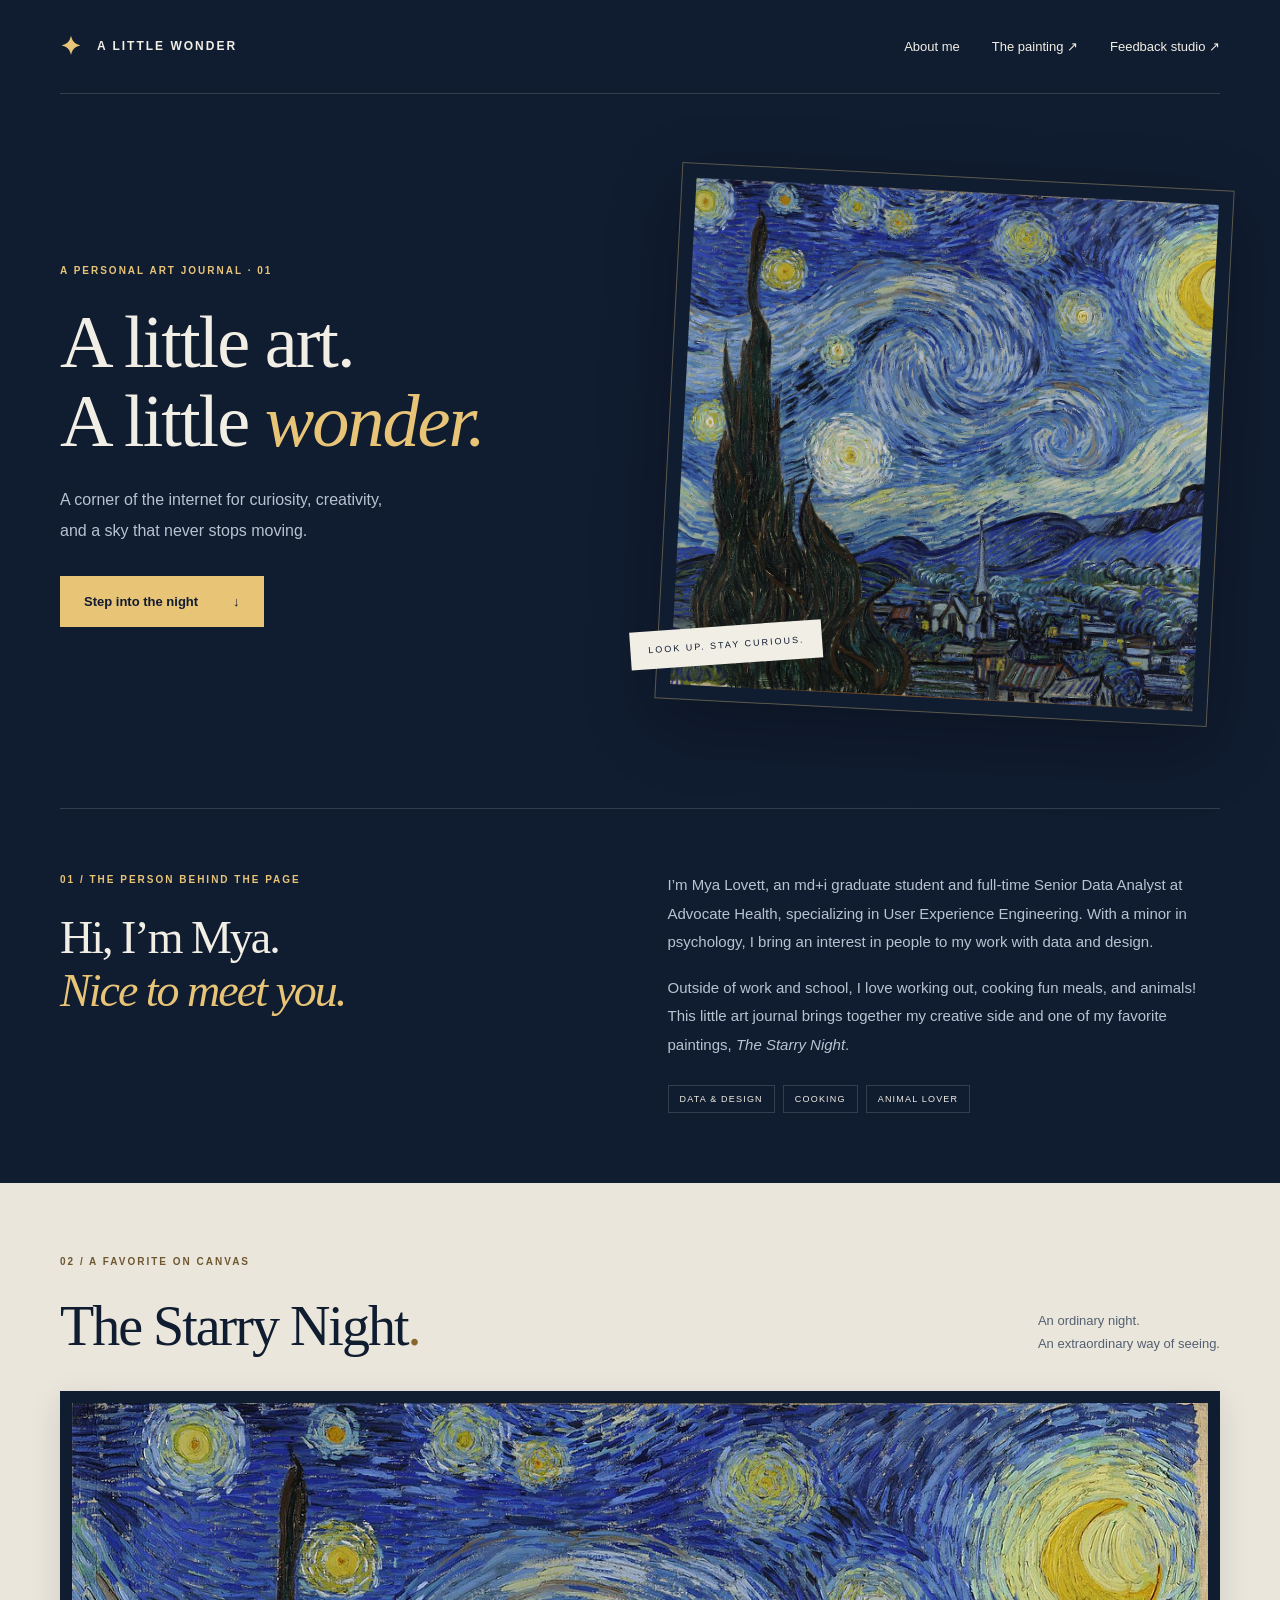
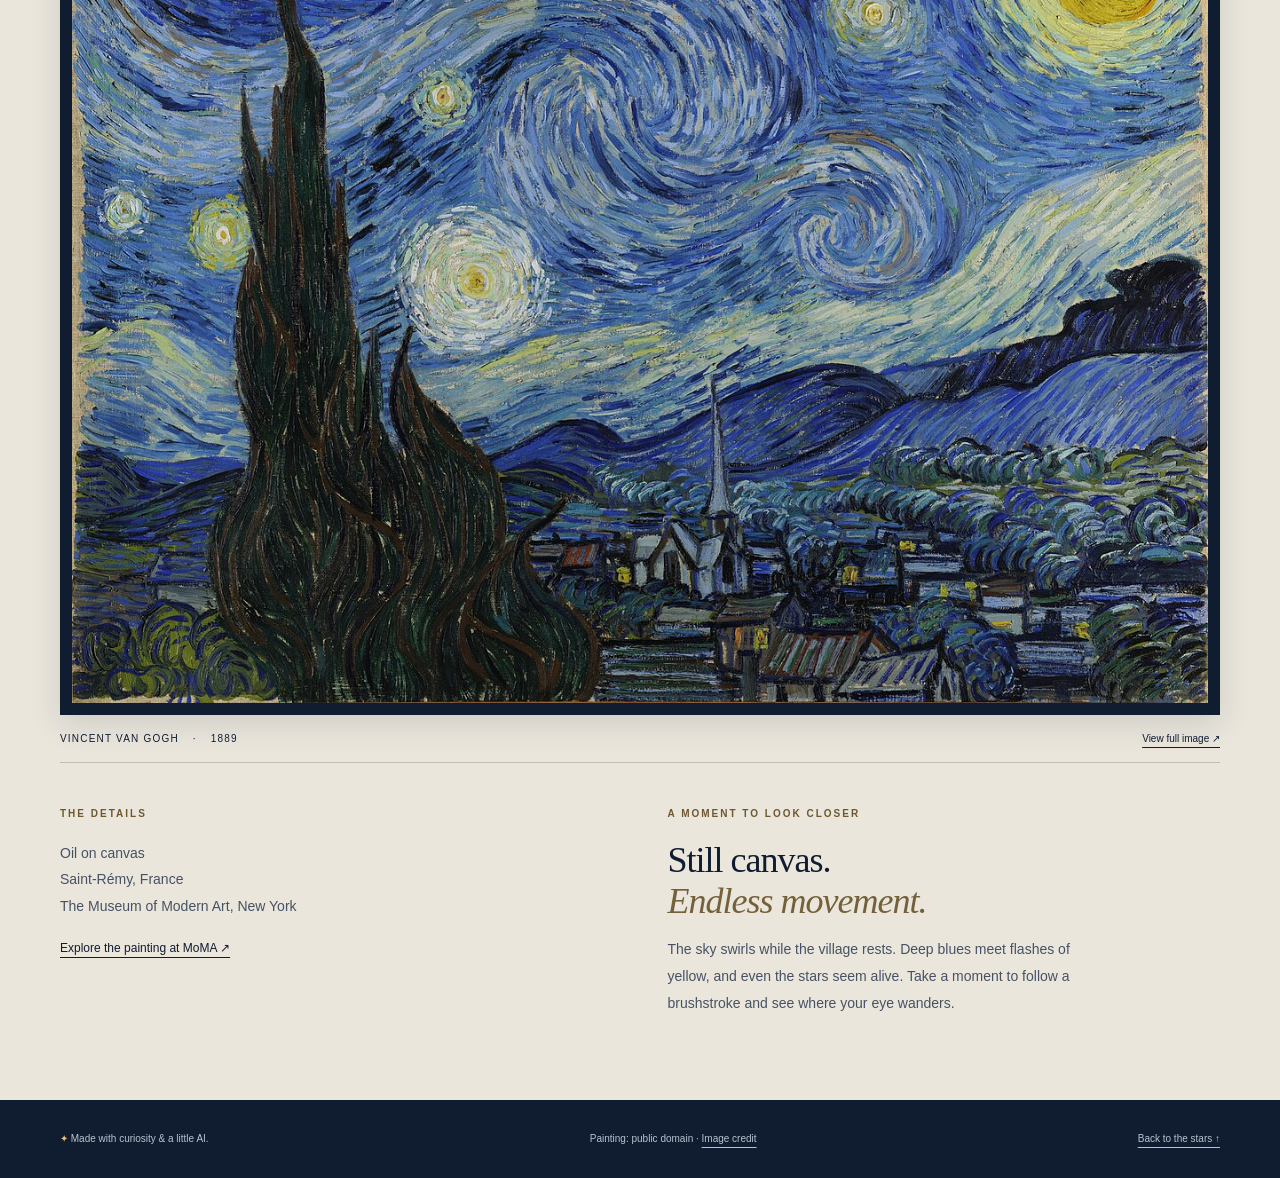
<file: index.html>
<!DOCTYPE html>
<html lang="en">
<head>
  <meta charset="UTF-8">
  <meta name="viewport" content="width=device-width, initial-scale=1">
  <meta name="description" content="A personal exploration of art, imagination, and Vincent van Gogh’s The Starry Night.">
  <meta name="theme-color" content="#101c30">
  <title>Mya Lovett · A Little Wonder</title>
  <link rel="stylesheet" href="styles.css">
</head>
<body>
  <a class="skip-link" href="#main">Skip to content</a>
  <header class="site-header wrap">
    <a class="wordmark" href="#" aria-label="A Little Wonder home"><span aria-hidden="true">✦</span> A LITTLE WONDER</a>
    <nav aria-label="Main navigation"><a href="#about">About me</a><a href="#painting">The painting <span aria-hidden="true">↗</span></a><a href="feedback/">Feedback studio <span aria-hidden="true">↗</span></a></nav>
  </header>
  <main id="main">
    <section class="hero wrap" aria-labelledby="hero-title">
      <div class="hero-copy">
        <p class="eyebrow">A PERSONAL ART JOURNAL · 01</p>
        <h1 id="hero-title">A little art.<br>A little <em>wonder.</em></h1>
        <p class="intro">A corner of the internet for curiosity, creativity, and a sky that never stops moving.</p>
        <a class="button" href="#painting">Step into the night <span aria-hidden="true">↓</span></a>
      </div>
      <div class="hero-art" aria-hidden="true"><img src="assets/starry-night.jpg" alt="" width="1280" height="1014"><span class="art-note">LOOK UP. STAY CURIOUS.</span></div>
    </section>
    <section class="about wrap" id="about" aria-labelledby="about-title">
      <div><p class="eyebrow">01 / THE PERSON BEHIND THE PAGE</p><h2 id="about-title">Hi, I’m Mya.<br><em>Nice to meet you.</em></h2></div>
      <div class="about-copy">
        <p>I’m Mya Lovett, an md+i graduate student and full-time Senior Data Analyst at Advocate Health, specializing in User Experience Engineering. With a minor in psychology, I bring an interest in people to my work with data and design.</p>
        <p>Outside of work and school, I love working out, cooking fun meals, and animals! This little art journal brings together my creative side and one of my favorite paintings, <cite>The Starry Night</cite>.</p>
        <div class="interests"><span>DATA & DESIGN</span><span>COOKING</span><span>ANIMAL LOVER</span></div>
      </div>
    </section>
    <section class="gallery" id="painting" aria-labelledby="painting-title">
      <div class="wrap">
        <div class="gallery-heading"><div><p class="eyebrow">02 / A FAVORITE ON CANVAS</p><h2 id="painting-title">The Starry Night<span class="gold">.</span></h2></div><p class="gallery-aside">An ordinary night.<br>An extraordinary way of seeing.</p></div>
        <figure>
          <a class="painting-link" href="assets/starry-night.jpg" target="_blank" rel="noopener" aria-label="Open the full painting in a new tab"><img src="assets/starry-night.jpg" alt="Vincent van Gogh’s The Starry Night: swirling blue skies, glowing yellow stars and a crescent moon above a village, with a dark cypress tree in the foreground." width="1280" height="1014" loading="lazy"></a>
          <figcaption><span>VINCENT VAN GOGH <span class="caption-dot">·</span> 1889</span><a href="assets/starry-night.jpg" target="_blank" rel="noopener">View full image <span aria-hidden="true">↗</span></a></figcaption>
        </figure>
        <div class="art-details"><div><p class="eyebrow">THE DETAILS</p><p>Oil on canvas<br>Saint-Rémy, France<br>The Museum of Modern Art, New York</p><a class="text-link" href="https://www.moma.org/collection/works/79802" target="_blank" rel="noopener">Explore the painting at MoMA ↗</a></div><div><p class="eyebrow">A MOMENT TO LOOK CLOSER</p><h3>Still canvas.<br><em>Endless movement.</em></h3><p>The sky swirls while the village rests. Deep blues meet flashes of yellow, and even the stars seem alive. Take a moment to follow a brushstroke and see where your eye wanders.</p></div></div>
      </div>
    </section>
  </main>
  <footer class="wrap"><p><span class="gold" aria-hidden="true">✦</span> Made with curiosity & a little AI.</p><p>Painting: public domain · <a href="https://commons.wikimedia.org/wiki/File:Van_Gogh_-_Starry_Night_-_Google_Art_Project.jpg">Image credit</a></p><a href="#">Back to the stars ↑</a></footer>
</body>
</html>
</file>
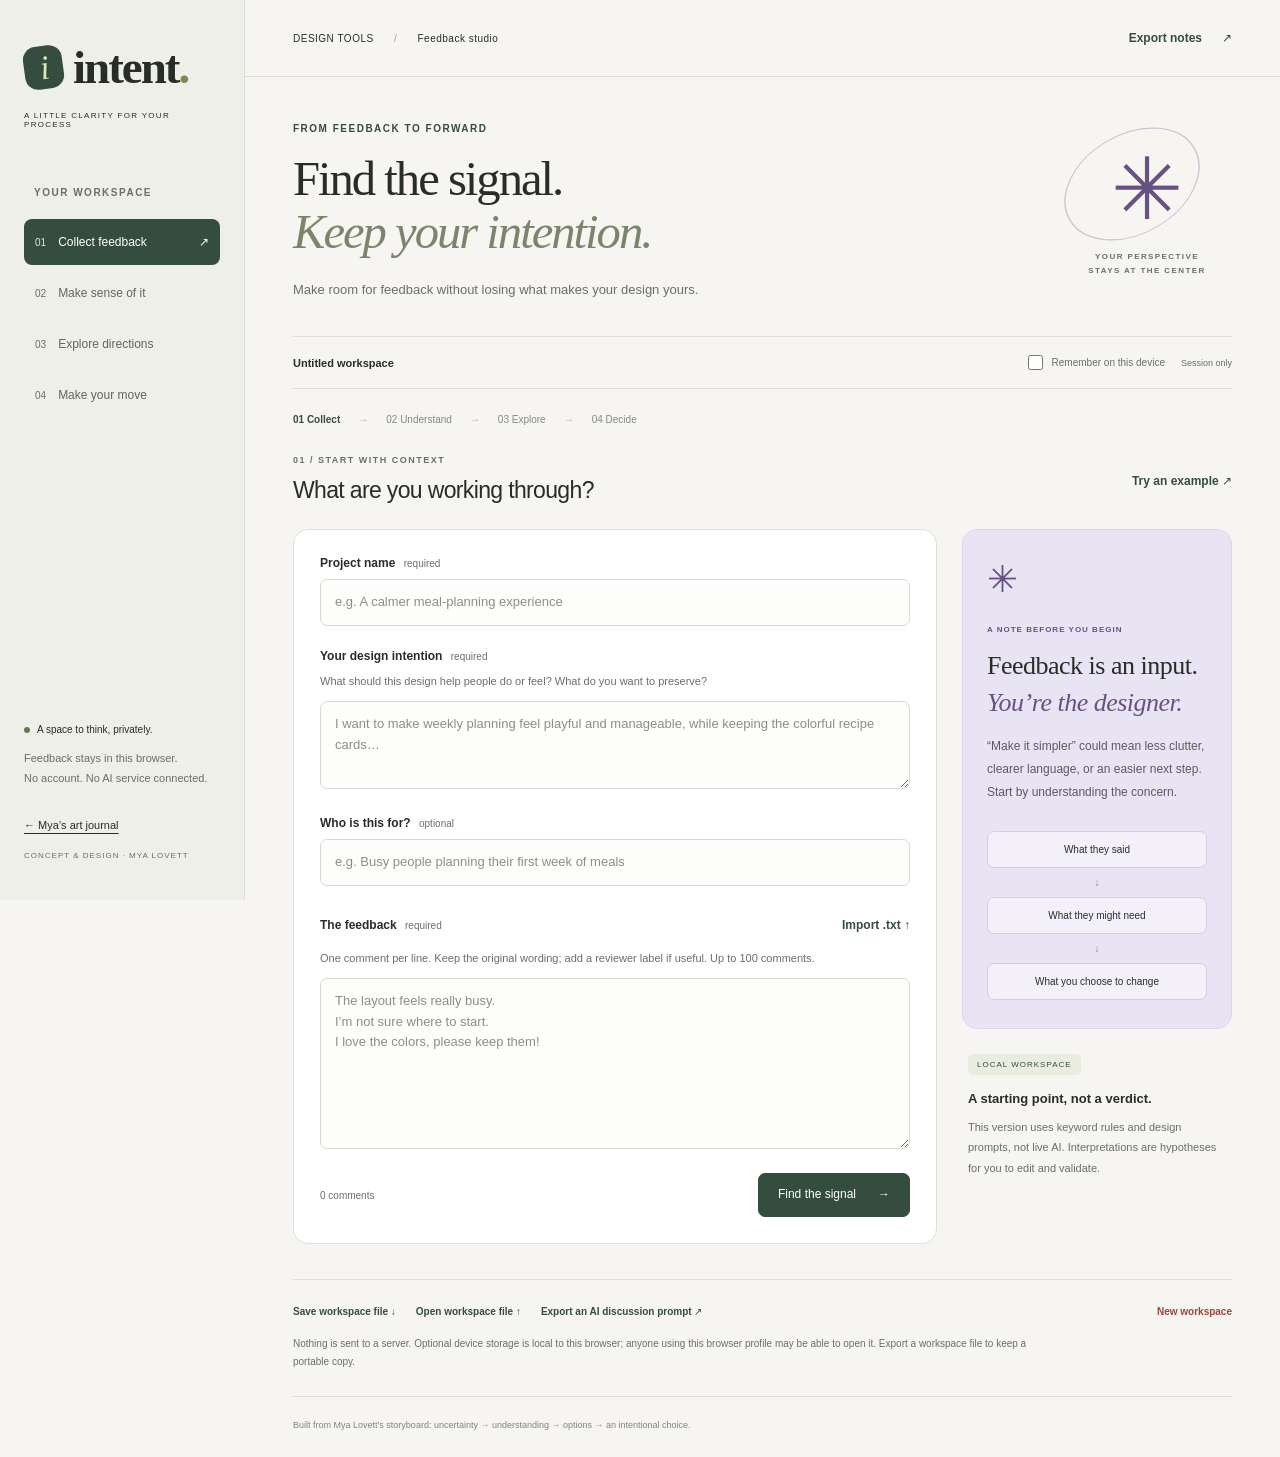
<file: feedback/index.html>
<!doctype html>
<html lang="en">
<head>
  <meta charset="utf-8">
  <meta name="viewport" content="width=device-width, initial-scale=1">
  <meta name="theme-color" content="#f5f4f0">
  <meta name="description" content="Turn design feedback into thoughtful revisions. A private, browser-based workspace by Mya Lovett.">
  <title>Intent — Feedback studio</title>
  <link rel="stylesheet" href="studio.css">
  <script src="engine.js" defer></script>
  <script src="studio.js" defer></script>
</head>
<body>
  <noscript><p style="padding:20px;background:#fff2c7">Intent needs JavaScript for local feedback analysis. Enable JavaScript, then reload this page. Your <a href="../">art journal</a> is still available.</p></noscript>
  <a class="skip" href="#workspace">Skip to workspace</a>
  <aside class="sidebar">
    <a class="brand" href="./"><span class="brand-icon" aria-hidden="true">i</span> intent<span class="brand-dot">.</span></a>
    <p class="brand-caption">A LITTLE CLARITY FOR YOUR PROCESS</p>
    <p class="nav-label">YOUR WORKSPACE</p>
    <nav aria-label="Feedback workflow">
      <button data-step="capture" class="nav-item active" aria-current="step"><span>01</span> Collect feedback <b aria-hidden="true">↗</b></button>
      <button data-step="sense" class="nav-item"><span>02</span> Make sense of it <b aria-hidden="true">↗</b></button>
      <button data-step="compare" class="nav-item"><span>03</span> Explore directions <b aria-hidden="true">↗</b></button>
      <button data-step="decide" class="nav-item"><span>04</span> Make your move <b aria-hidden="true">↗</b></button>
    </nav>
    <div class="sidebar-bottom"><div class="local-badge"><span></span> A space to think, privately.</div><p>Feedback stays in this browser.<br>No account. No AI service connected.</p><a href="../">← Mya’s art journal</a><small>CONCEPT & DESIGN · MYA LOVETT</small></div>
  </aside>
  <div class="app-shell">
    <header class="topbar"><span>DESIGN TOOLS <span class="slash">/</span> Feedback studio</span><button id="export-top" class="quiet">Export notes <span aria-hidden="true">↗</span></button></header>
    <main id="workspace" tabindex="-1">
      <div class="page-heading"><div><p class="eyebrow">FROM FEEDBACK TO FORWARD</p><h1>Find the signal.<br><span>Keep your intention.</span></h1><p class="lead">Make room for feedback without losing what makes your design yours.</p></div><div class="orbit" aria-hidden="true"><span>✳</span><i></i><b>YOUR PERSPECTIVE<br>STAYS AT THE CENTER</b></div></div>
      <div class="workspace-bar"><span id="workspace-label">Untitled workspace</span><label class="remember"><input type="checkbox" id="remember"> Remember on this device</label><span id="save-state">Session only</span></div>
      <div class="step-strip" aria-hidden="true"><span data-progress="capture">01 Collect</span><i>→</i><span data-progress="sense">02 Understand</span><i>→</i><span data-progress="compare">03 Explore</span><i>→</i><span data-progress="decide">04 Decide</span></div>
      <section id="capture" class="step-panel" aria-labelledby="capture-title">
        <div class="section-heading"><div><p class="eyebrow">01 / START WITH CONTEXT</p><h2 id="capture-title">What are you working through?</h2></div><button id="load-demo" class="text-button">Try an example ↗</button></div>
        <div class="capture-grid"><form id="capture-form" class="card input-card">
          <label for="project">Project name <span>required</span></label><input id="project" required maxlength="120" placeholder="e.g. A calmer meal-planning experience">
          <label for="intent">Your design intention <span>required</span></label><p class="field-help" id="intent-help">What should this design help people do or feel? What do you want to preserve?</p><textarea id="intent" required maxlength="2000" rows="3" aria-describedby="intent-help" placeholder="I want to make weekly planning feel playful and manageable, while keeping the colorful recipe cards…"></textarea>
          <label for="audience">Who is this for? <span>optional</span></label><input id="audience" maxlength="300" placeholder="e.g. Busy people planning their first week of meals">
          <div class="field-heading"><label for="feedback">The feedback <span>required</span></label><label class="file-button" for="text-file">Import .txt ↑</label><input type="file" id="text-file" accept=".txt,text/plain" class="visually-hidden"></div>
          <p class="field-help" id="feedback-help">One comment per line. Keep the original wording; add a reviewer label if useful. Up to 100 comments.</p><textarea id="feedback" required maxlength="20000" rows="7" aria-describedby="feedback-help" placeholder="The layout feels really busy.&#10;I’m not sure where to start.&#10;I love the colors, please keep them!"></textarea>
          <div class="form-bottom"><span id="comment-count">0 comments</span><button type="submit" class="primary">Find the signal <span aria-hidden="true">→</span></button></div>
        </form><aside class="context-column"><div class="intention-card"><div class="small-star" aria-hidden="true">✳</div><p class="eyebrow">A NOTE BEFORE YOU BEGIN</p><h3>Feedback is an input.<br><em>You’re the designer.</em></h3><p>“Make it simpler” could mean less clutter, clearer language, or an easier next step. Start by understanding the concern.</p><div class="mini-flow"><span>What they said</span><b>↓</b><span>What they might need</span><b>↓</b><span>What you choose to change</span></div></div><div class="method-note"><span class="pill">LOCAL WORKSPACE</span><h4>A starting point, not a verdict.</h4><p>This version uses keyword rules and design prompts, not live AI. Interpretations are hypotheses for you to edit and validate.</p></div></aside></div>
      </section>
      <section id="sense" class="step-panel" hidden aria-labelledby="sense-title"><div class="section-heading"><div><p class="eyebrow">02 / LOOK BENEATH THE WORDS</p><h2 id="sense-title">What could the feedback be telling you?</h2></div></div><div id="sense-content"></div></section>
      <section id="compare" class="step-panel" hidden aria-labelledby="compare-title"><div class="section-heading"><div><p class="eyebrow">03 / MORE THAN ONE WAY FORWARD</p><h2 id="compare-title">Explore before you commit.</h2></div></div><div id="compare-content"></div></section>
      <section id="decide" class="step-panel" hidden aria-labelledby="decide-title"><div class="section-heading"><div><p class="eyebrow">04 / AN INTENTIONAL NEXT STEP</p><h2 id="decide-title">Make your move. Know your why.</h2></div></div><div id="decision-content"></div></section>
      <div class="workspace-tools"><button id="download-backup" class="text-button">Save workspace file ↓</button><label class="file-button" for="restore-file">Open workspace file ↑</label><input id="restore-file" type="file" accept=".json,application/json" class="visually-hidden"><button id="ai-prompt" class="text-button">Export an AI discussion prompt ↗</button><button id="reset" class="text-button danger">New workspace</button></div>
      <p class="privacy-note">Nothing is sent to a server. Optional device storage is local to this browser; anyone using this browser profile may be able to open it. Export a workspace file to keep a portable copy.</p>
      <footer>Built from Mya Lovett’s storyboard: uncertainty → understanding → options → an intentional choice.</footer>
    </main>
  </div>
  <div id="status" class="toast" role="status" aria-live="polite"></div>
  <dialog id="replace-dialog"><h2>Start fresh?</h2><p id="replace-message">This replaces the current workspace. Save a workspace file first if you want to keep it.</p><div class="dialog-actions"><button id="cancel-replace" class="secondary">Keep working</button><button id="confirm-replace" class="primary">Replace workspace</button></div></dialog>
</body>
</html>
</file>
<file: styles.css>
@charset "UTF-8";
:root{color-scheme:dark;--ink:#101c30;--paper:#f1eee5;--gold:#e8c477;--muted:#b8c3d0;--line:#ffffff26}
*{box-sizing:border-box}html{scroll-behavior:smooth;scroll-padding-top:32px}body{margin:0;background:var(--ink);color:var(--paper);font-family:Arial,Helvetica,sans-serif;-webkit-font-smoothing:antialiased}a{color:inherit;text-underline-offset:5px}a:focus-visible{outline:3px solid var(--gold);outline-offset:7px}img{display:block;max-width:100%;height:auto}.wrap{width:min(1160px,calc(100% - 96px));margin-inline:auto}.site-header{display:flex;justify-content:space-between;align-items:center;padding:32px 0;border-bottom:1px solid var(--line)}.wordmark{font-size:12px;letter-spacing:2px;text-decoration:none;font-weight:700}.wordmark span{color:var(--gold);font-size:25px;vertical-align:middle;margin-right:9px}nav{display:flex;gap:32px;font-size:13px}nav a{text-decoration:none}nav a:hover{color:var(--gold)}.hero{display:grid;grid-template-columns:1fr 1fr;align-items:center;gap:55px;padding-block:82px 95px}.eyebrow{font-size:10px;letter-spacing:2px;font-weight:700;color:var(--gold);line-height:1.7;margin:0 0 24px}h1,h2,h3{font-family:Georgia,'Times New Roman',serif;font-weight:400;margin:0;letter-spacing:-2px}h1{font-size:clamp(48px,5.8vw,76px);line-height:1.06}em{color:var(--gold);font-weight:400}.intro{font-size:16px;color:var(--muted);line-height:1.9;max-width:350px;margin:25px 0 30px}.button{display:inline-flex;align-items:center;gap:35px;background:var(--gold);color:var(--ink);padding:17px 23px;font-size:13px;font-weight:700;text-decoration:none;border:1px solid var(--gold);transition:background .2s}.button:hover{background:#f5dca5}.hero-art{position:relative;padding:14px;border:1px solid #cbb37466;transform:rotate(3deg);box-shadow:0 22px 70px #0004}.hero-art img{aspect-ratio:1.03;object-fit:cover}.art-note{position:absolute;bottom:37px;left:-28px;background:var(--paper);color:var(--ink);font-size:9px;letter-spacing:2px;padding:14px 18px;transform:rotate(-7deg)}.about{border-top:1px solid var(--line);display:grid;grid-template-columns:1fr 1fr;gap:55px;padding-block:62px 70px}h2{font-size:46px;line-height:1.15}.about-copy p{color:var(--muted);font-size:15px;line-height:1.9;margin:0 0 17px}.interests{display:flex;gap:8px;flex-wrap:wrap;padding-top:9px}.interests span{border:1px solid var(--line);padding:8px 11px;font-size:9px;letter-spacing:1.2px}.gallery{background:#eae6dc;color:var(--ink);padding:70px 0}.gallery .eyebrow{color:#6e5830}.gallery-heading{display:flex;justify-content:space-between;align-items:end;margin-bottom:32px}.gallery-heading h2{font-size:56px}.gold{color:var(--gold)}.gallery h2 .gold{color:#8b662c}.gallery-aside{font-size:13px;line-height:1.7;color:#536071;margin:0 0 4px}figure{margin:0}.painting-link{display:block;padding:12px;background:#101c30;box-shadow:0 10px 30px #101c3020}.painting-link img{width:100%}figcaption{display:flex;justify-content:space-between;padding-block:18px;border-bottom:1px solid #101c3033;font-size:10px;letter-spacing:1.2px}figcaption a{letter-spacing:0}.caption-dot{margin:0 10px}.art-details{display:grid;grid-template-columns:1fr 1fr;gap:55px;padding-top:42px}.art-details p:not(.eyebrow){font-size:14px;line-height:1.9;color:#465264;max-width:430px}.art-details .eyebrow{margin-bottom:18px}.art-details h3{font-size:36px;line-height:1.15;letter-spacing:-1px}.art-details em{color:#74603a}.text-link{display:inline-block;margin-top:8px;font-size:12px}footer{display:flex;justify-content:space-between;align-items:center;gap:20px;padding-block:30px;font-size:10px;color:var(--muted);line-height:1.8}footer p{margin:0}.skip-link{position:absolute;top:-100px;left:20px;background:var(--gold);color:var(--ink);padding:14px;z-index:5}.skip-link:focus{top:10px}
@media(max-width:760px){.wrap{width:calc(100% - 40px)}.site-header{padding-block:23px}.wordmark{font-size:9px;letter-spacing:1.2px}nav{gap:16px;font-size:11px}.hero{grid-template-columns:1fr;gap:48px;padding-block:50px 60px}.hero-copy{max-width:480px}h1{font-size:60px}.hero-art{width:85%;justify-self:center;max-width:430px}.intro{max-width:390px}.about{grid-template-columns:1fr;gap:28px;padding-block:45px}.about h2{font-size:40px}.eyebrow{margin-bottom:18px}.gallery{padding-block:45px}.gallery-heading{display:block}.gallery-heading h2{font-size:42px}.gallery-aside{margin-top:18px}.art-details{grid-template-columns:1fr;gap:30px}.painting-link{padding:7px}figcaption{font-size:8px;letter-spacing:.7px;gap:12px}.caption-dot{margin-inline:3px}footer{flex-wrap:wrap;gap:10px}footer p:first-child{width:100%}}
@media(prefers-reduced-motion:reduce){html{scroll-behavior:auto}*{transition:none!important}}
@media(max-width:520px){.site-header{flex-wrap:wrap;gap:18px}.site-header nav{width:100%;justify-content:space-between;gap:12px}}
</file>
<file: feedback/studio.css>
@charset "UTF-8";
:root{--bg:#f6f5f1;--paper:#fff;--ink:#282d28;--muted:#687068;--line:#dedfd7;--green:#344d3f;--lime:#d9edb8;--purple:#e9e4f4;--violet:#675183;--radius:15px;font-family:Arial,Helvetica,sans-serif;color:var(--ink);background:var(--bg);font-synthesis:none}*{box-sizing:border-box}body{margin:0}button,input,textarea,select{font:inherit}button,a,label.file-button{touch-action:manipulation}button{cursor:pointer}button:disabled{cursor:not-allowed;opacity:.55}a{color:inherit;text-underline-offset:4px}button:focus-visible,a:focus-visible,input:focus-visible,textarea:focus-visible,select:focus-visible{outline:3px solid var(--violet);outline-offset:3px}[hidden]{display:none!important}.sidebar{position:fixed;inset:0 auto 0 0;width:245px;background:#eeefe9;border-right:1px solid var(--line);padding:40px 24px;display:flex;flex-direction:column}.brand{font-family:Georgia,serif;font-size:47px;letter-spacing:-2px;text-decoration:none;display:flex;align-items:center;font-weight:bold}.brand-icon{display:inline-flex;justify-content:center;align-items:center;font-family:Georgia,serif;font-style:italic;font-weight:400;font-size:34px;letter-spacing:-2px;background:var(--green);color:var(--lime);width:39px;height:43px;border-radius:13px;margin-right:10px;transform:rotate(-8deg)}.brand-dot{color:#768b56}.brand-caption{font-size:8px;letter-spacing:1.3px;margin:17px 0 58px}.nav-label,.eyebrow{font-size:10px;letter-spacing:1.5px;font-weight:bold;color:var(--muted)}.nav-label{margin:0 10px 16px}.nav-item{display:flex;align-items:center;text-align:left;gap:12px;padding:16px 11px;width:100%;border:0;background:transparent;color:#60675e;border-radius:8px;margin:5px 0;font-size:12px}.nav-item span{font-size:10px;color:var(--muted)}.nav-item b{margin-left:auto;opacity:0}.nav-item.active{background:var(--green);color:white}.nav-item.active span{color:var(--lime)}.nav-item.active b{opacity:1}.nav-item:hover:not(.active){background:#e1e5d9}.sidebar-bottom{margin-top:auto;font-size:11px}.local-badge{display:flex;align-items:center;gap:7px;font-size:10px}.local-badge span{width:6px;height:6px;background:#607d48;border-radius:50%}.sidebar-bottom p{color:var(--muted);line-height:1.8;margin:14px 0 30px}.sidebar-bottom a{font-size:11px}.sidebar-bottom small{display:block;font-size:8px;letter-spacing:1px;margin-top:20px;color:var(--muted)}.app-shell{margin-left:245px}.topbar{height:77px;border-bottom:1px solid var(--line);padding:0 48px;display:flex;justify-content:space-between;align-items:center;font-size:10px;letter-spacing:.5px}.slash{padding:0 17px;color:#9a9f93}.quiet,.text-button,.file-button{border:0;background:none;font-size:12px;color:var(--green);font-weight:600;padding:8px 0;text-decoration:none;cursor:pointer}.quiet{display:flex;gap:20px}.text-button:hover,.file-button:hover{text-decoration:underline}.danger{color:#9b443c}main{max-width:1440px;padding:46px 48px 24px;margin:auto;outline:none}.page-heading{display:flex;justify-content:space-between;gap:25px;margin-bottom:35px}.page-heading .eyebrow{color:var(--green);margin:0 0 19px}h1{font-family:Georgia,serif;font-weight:400;font-size:clamp(37px,3.8vw,58px);line-height:1.08;letter-spacing:-2px;margin:0}h1 span{font-style:italic;color:#7a856b}.lead{color:var(--muted);font-size:13px;line-height:1.8;margin:20px 0 0}.orbit{width:170px;min-width:140px;position:relative;display:grid;place-content:center;text-align:center}.orbit span{font-size:86px;line-height:1;color:var(--violet);position:relative;z-index:1}.orbit i{width:100px;height:100px;border:1px solid #c9c5d3;border-radius:50%;position:absolute;left:20px;top:11px;transform:rotate(-30deg) scaleX(1.45)}.orbit b{font-size:8px;letter-spacing:1.4px;line-height:1.8;margin-top:18px;color:var(--muted)}.workspace-bar{border-block:1px solid var(--line);display:flex;gap:16px;align-items:center;padding:15px 0;font-size:11px}.workspace-bar>span:first-child{font-weight:bold;max-width:45%;overflow-wrap:anywhere}.remember{display:flex;align-items:center;gap:6px;margin-left:auto;font-size:10px;color:var(--muted)}input[type=checkbox]{accent-color:var(--green);width:15px;height:15px}#save-state{font-size:9px;color:var(--muted)}.step-strip{display:flex;align-items:center;gap:18px;padding:25px 0 30px;font-size:10px;color:#858a7e}.step-strip i{font-style:normal;color:#afb4a6}.step-strip .current{color:var(--green);font-weight:bold}.section-heading{display:flex;justify-content:space-between;align-items:center;gap:15px;margin:0 0 23px}.section-heading .eyebrow{margin:0 0 11px;font-size:9px}h2{font-size:23px;letter-spacing:-.65px;font-weight:500;margin:0;line-height:1.3}.capture-grid{display:grid;grid-template-columns:minmax(0,1fr) 270px;gap:25px}.card{background:var(--paper);border:1px solid var(--line);border-radius:var(--radius);padding:26px}.input-card label:not(.file-button){display:block;font-size:12px;font-weight:bold;margin:23px 0 9px}.input-card label:first-child{margin-top:0}label span{font-size:10px;font-weight:400;color:var(--muted);margin-left:5px}input:not([type=checkbox]):not([type=file]),textarea,select{width:100%;padding:12px 14px;border:1px solid #d7dbd1;border-radius:7px;background:#fdfdfb;color:var(--ink);font-size:13px;line-height:1.6}input::placeholder,textarea::placeholder{color:#8b9086}textarea{resize:vertical;min-height:85px}.field-help{font-size:11px;line-height:1.7;color:var(--muted);margin:0 0 10px}.field-heading{display:flex;align-items:center;justify-content:space-between;margin-top:24px}.input-card .field-heading label{margin:0 0 9px}.form-bottom{display:flex;justify-content:space-between;align-items:center;gap:20px;margin-top:20px}.form-bottom>span{font-size:10px;color:var(--muted)}.primary,.secondary{border-radius:7px;padding:13px 19px;font-size:12px;line-height:1.3;display:inline-flex;justify-content:center;align-items:center;gap:22px;border:1px solid var(--green)}.primary{background:var(--green);color:#fff}.primary:hover{background:#223c2d}.secondary{background:#fff;color:var(--green);border-color:var(--line)}.secondary:hover{background:#edf1e5}.intention-card{padding:28px 24px;background:var(--purple);border:1px solid #dcd5e9;border-radius:var(--radius)}.small-star{font-size:37px;color:var(--violet);margin-bottom:24px}.intention-card .eyebrow{font-size:8px;letter-spacing:1px;color:var(--violet)}h3{font-size:22px;font-weight:500;line-height:1.4;letter-spacing:-.5px;margin:14px 0}.intention-card h3{font-family:Georgia,serif;font-size:26px}.intention-card h3 em{color:var(--violet)}.intention-card p:not(.eyebrow){font-size:12px;line-height:1.9;color:#60566b}.mini-flow{display:grid;gap:9px;text-align:center;margin-top:27px;font-size:10px}.mini-flow span{padding:12px;background:#ffffff70;border:1px solid #d5cce1;border-radius:7px}.mini-flow b{color:#8a779e;font-weight:400}.method-note{padding:24px 6px}.pill{font-size:8px;letter-spacing:1px;padding:6px 9px;background:#e9eddf;border-radius:5px;display:inline-block;color:var(--green)}h4{font-size:13px;margin:16px 0 8px}.method-note p{font-size:11px;color:var(--muted);line-height:1.9}.workspace-tools{display:flex;gap:20px;align-items:center;flex-wrap:wrap;border-top:1px solid var(--line);margin-top:35px;padding-top:18px}.workspace-tools .text-button,.workspace-tools .file-button{font-size:10px}.workspace-tools .danger{margin-left:auto}.privacy-note{font-size:10px;line-height:1.8;color:var(--muted);max-width:760px}footer{font-size:9px;color:#7f8578;line-height:1.8;border-top:1px solid var(--line);margin-top:25px;padding-top:20px}.banner{display:flex;gap:15px;align-items:center;justify-content:space-between;padding:17px 20px;background:#eaf0df;border:1px solid #d5dfc6;border-radius:10px;margin-bottom:22px;font-size:12px;line-height:1.7}.banner p{margin:0}.banner strong{display:block}.muted{color:var(--muted);font-size:12px;line-height:1.8}.metrics{display:grid;grid-template-columns:repeat(3,1fr);gap:15px;margin-bottom:24px}.metric{padding:20px;background:white;border:1px solid var(--line);border-radius:10px}.metric b{display:block;font-family:Georgia,serif;font-size:31px;font-weight:400;margin-bottom:4px}.metric span{font-size:10px;color:var(--muted)}.theme-grid{display:grid;grid-template-columns:repeat(2,minmax(0,1fr));gap:17px}.theme-card{border-top:3px solid #bdcaa9}.theme-card h3{font-size:18px;margin:10px 0}.theme-card .count{float:right;font-size:10px;color:var(--muted)}.theme-card label,.decision-form label{display:block;font-size:11px;font-weight:bold;margin:17px 0 8px}.theme-card textarea{font-size:12px}.theme-card .secondary{width:100%;margin-top:18px}.evidence{margin:18px 0 0;padding-top:15px;border-top:1px solid var(--line)}.evidence summary{font-size:11px;cursor:pointer;font-weight:bold}.quote-row{border-bottom:1px solid var(--line);padding:13px 0}.quote-row blockquote{margin:0 0 10px;font-size:12px;line-height:1.8;white-space:pre-wrap;overflow-wrap:anywhere}.quote-row select{font-size:11px;padding:7px}.quote-row .muted{font-size:10px}.section-actions{display:flex;justify-content:flex-end;margin-top:25px;gap:12px}.empty{text-align:center;padding:50px 25px}.empty h3{font-family:Georgia,serif;font-size:30px}.empty p{font-size:13px;line-height:1.8;color:var(--muted)}.empty button{margin-top:12px}.focus-selector{display:flex;align-items:center;gap:18px;margin-bottom:22px}.focus-selector label{font-size:12px;white-space:nowrap}.focus-selector select{max-width:400px;background:white}.options-grid{display:grid;grid-template-columns:repeat(3,minmax(0,1fr));gap:16px}.option-card{display:flex;flex-direction:column;padding:23px}.option-card.selected{border:2px solid var(--green);padding:22px;background:#f8fbf3}.option-number{font-family:Georgia,serif;font-size:36px;color:#9baf82}.option-card h3{font-size:20px;margin:13px 0}.option-card p{font-size:12px;line-height:1.85;color:var(--muted);margin:9px 0}.option-card h4{font-size:10px;letter-spacing:.7px;margin-top:20px}.option-card button{width:100%;margin-top:auto}.option-card .option-body{margin-bottom:25px}.intention-banner{background:#eee9f5;border:1px solid #dbd2e8;padding:20px 23px;border-radius:10px;margin:22px 0}.intention-banner .eyebrow{color:var(--violet);font-size:9px}.intention-banner p{font-family:Georgia,serif;font-size:19px;line-height:1.5;margin:0;white-space:pre-wrap;overflow-wrap:anywhere}.decision-grid{display:grid;grid-template-columns:minmax(0,1.15fr) minmax(0,1fr);gap:24px}.decision-form input,.decision-form textarea{font-size:12px}.decision-form label:first-child{margin-top:0}.decision-form .primary{margin-top:20px;width:100%}.log-card{padding:21px;background:white;border:1px solid var(--line);border-radius:12px;margin:15px 0}.log-card h3{font-size:17px;margin:10px 0}.log-card p{font-size:12px;line-height:1.8;white-space:pre-wrap;overflow-wrap:anywhere}.log-card small{font-size:9px;color:var(--muted)}.log-card details{font-size:11px;line-height:1.8}.log-card .eyebrow{font-size:8px}.log-column>h3{margin:0;font-size:18px}.toast{position:fixed;bottom:24px;left:calc(50% + 100px);transform:translateX(-50%);background:#273b2e;color:white;box-shadow:0 5px 25px #0002;border-radius:9px;padding:15px 22px;font-size:12px;line-height:1.6;z-index:10;max-width:80vw;pointer-events:none}.toast:empty{display:none}dialog{border:1px solid var(--line);border-radius:15px;padding:30px;max-width:450px;width:calc(100% - 40px);color:var(--ink)}dialog::backdrop{background:#16201a77}dialog p{font-size:13px;line-height:1.8;color:var(--muted)}.dialog-actions{display:flex;gap:12px;justify-content:flex-end;margin-top:25px}.skip{position:absolute;top:-100px;left:10px;background:var(--green);color:white;padding:14px;z-index:20}.skip:focus{top:10px}.visually-hidden{position:absolute;width:1px;height:1px;padding:0;margin:-1px;overflow:hidden;clip:rect(0,0,0,0);white-space:nowrap;border:0}.file-button:has(+input:focus-visible){outline:3px solid var(--violet);outline-offset:3px}
@media(min-width:1600px){main{padding-inline:75px}.capture-grid{grid-template-columns:minmax(0,1fr) 325px}}
@media(max-width:1150px){.sidebar{width:205px;padding:30px 16px}.app-shell{margin-left:205px}main{padding:34px 28px 24px}.topbar{padding:0 28px}.capture-grid{grid-template-columns:minmax(0,1fr) 230px;gap:18px}.intention-card{padding:24px 19px}.options-grid{grid-template-columns:1fr}.option-card{display:block}.option-card button{width:auto}.orbit{display:none}.decision-grid{grid-template-columns:1fr}}
@media(max-width:800px){.sidebar{position:static;width:auto;padding:19px 20px 12px;border-right:0;border-bottom:1px solid var(--line)}.brand{font-size:34px}.brand-icon{width:29px;height:32px;font-size:26px;border-radius:9px}.brand-caption,.nav-label,.sidebar-bottom{display:none}.sidebar nav{display:grid;grid-template-columns:repeat(4,1fr);gap:5px;margin-top:15px}.nav-item{font-size:10px;padding:10px 8px;gap:5px;line-height:1.6;align-items:start}.nav-item b{display:none}.nav-item span{font-size:8px}.app-shell{margin:0}.topbar{height:53px;padding:0 20px;font-size:9px}.quiet{font-size:10px}.slash{padding:0 9px}main{padding:30px 20px 20px}.page-heading{margin-bottom:25px}h1{font-size:43px}.lead{font-size:12px}.workspace-bar{flex-wrap:wrap;gap:10px}.workspace-bar>span:first-child{max-width:100%;width:100%}.remember{margin-left:0}.step-strip{gap:9px;font-size:9px;padding:20px 0}.capture-grid{grid-template-columns:1fr}.context-column{display:grid;grid-template-columns:1fr 1fr;gap:20px}.intention-card{padding:21px}.intention-card h3{font-size:23px}.mini-flow{display:none}.small-star{margin-bottom:12px}.section-heading{align-items:start}h2{font-size:21px}.section-heading .text-button{font-size:10px;white-space:nowrap}.theme-grid{grid-template-columns:1fr}.card{padding:21px}.metrics{gap:8px}.metric{padding:15px 12px}.metric b{font-size:27px}.metric span{font-size:9px}.workspace-tools{gap:14px}.workspace-tools .danger{margin-left:0}.toast{left:50%;width:max-content}.focus-selector{display:block}.focus-selector label{display:block;margin-bottom:9px}}
@media(max-width:420px){.context-column{grid-template-columns:1fr}.method-note{padding:0 5px}.nav-item{display:block}.nav-item span{display:block}.step-strip{font-size:8px;gap:7px}.section-heading{flex-wrap:wrap}.banner{display:block}.banner button{margin-top:10px}}
@media(prefers-reduced-motion:reduce){*{scroll-behavior:auto!important}}
@media print{.sidebar,.topbar,.page-heading,.workspace-tools,.privacy-note,.step-strip,.workspace-bar,.section-actions,button,.toast,footer{display:none!important}.app-shell{margin:0}main{padding:0;max-width:none}.card,.log-card{break-inside:avoid}.decision-grid{display:block}}
</file>
